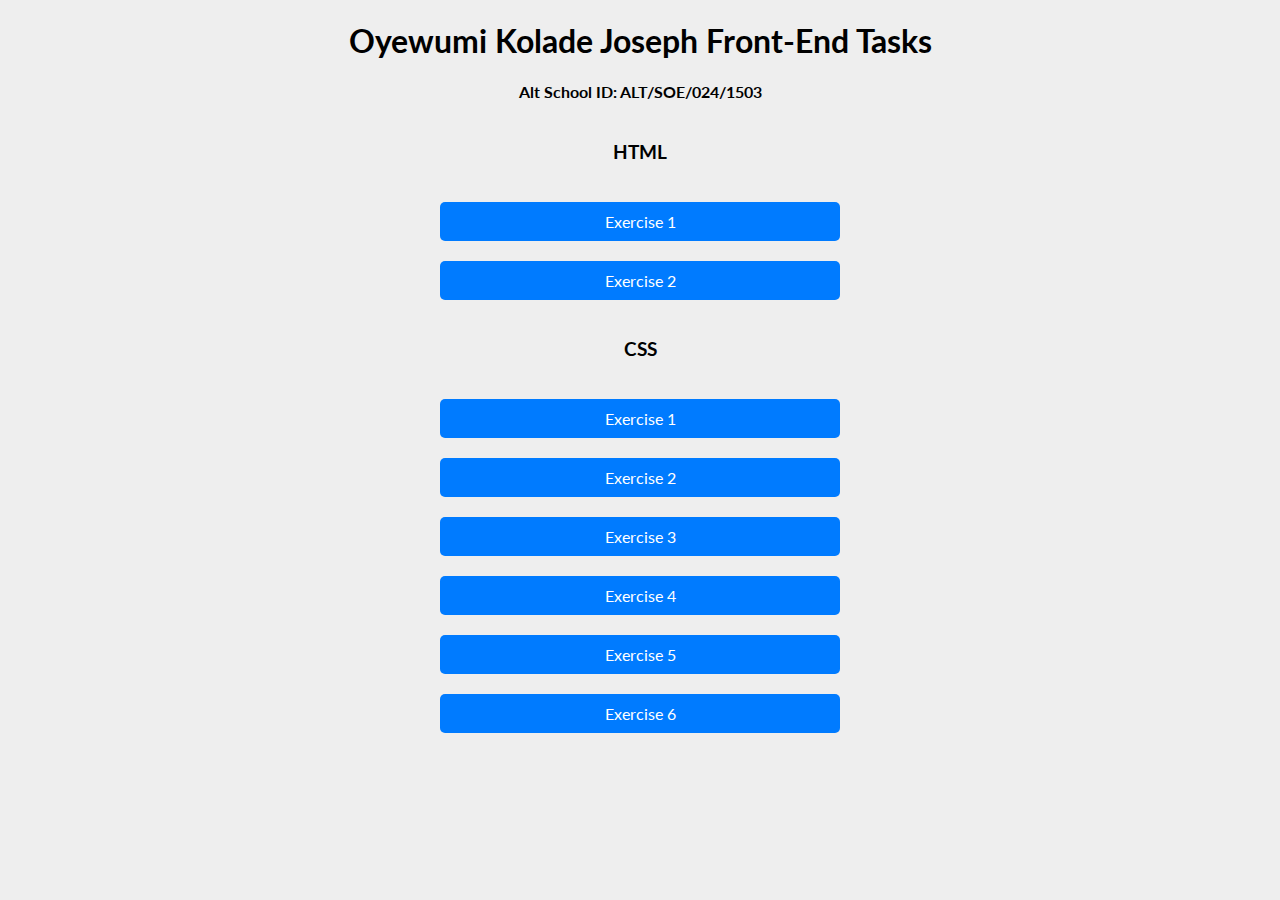
<file: index.html>
<!doctype html>
<html lang="en">
    <head>
        <meta charset="UTF-8" />
        <meta name="viewport" content="width=device-width, initial-scale=1.0" />
        <title>Kolade's Assignments</title>
        <link rel="stylesheet" href="./styles.css" />
        <link rel="preconnect" href="https://fonts.googleapis.com" />
        <link rel="preconnect" href="https://fonts.gstatic.com" crossorigin />
        <link
            href="https://fonts.googleapis.com/css2?family=Lato:ital,wght@0,100;0,300;0,400;0,700;0,900;1,100;1,300;1,400;1,700;1,900&display=swap"
            rel="stylesheet"
        />
    </head>
    <body>
        <h1>Oyewumi Kolade Joseph Front-End Tasks</h1>
        <h4>Alt School ID: ALT/SOE/024/1503</h4>
        <div class="links">
            <h3>HTML</h3>
            <a href="./HTML/exercise-one/">Exercise 1</a>
            <a href="./HTML/exercise-two/">Exercise 2</a>

            <h3>CSS</h3>

            <a href="./CSS/exercise-one/">Exercise 1 </a>
            <a href="./CSS/exercise-two/">Exercise 2 </a>
            <a href="./CSS/exercise-three/">Exercise 3 </a>
            <a href="./CSS/exercise-four/">Exercise 4 </a>
            <a href="./CSS/exercise-five/">Exercise 5 </a>
            <a href="./CSS/exercise-six/">Exercise 6 </a>
        </div>
    </body>
</html>
</file>
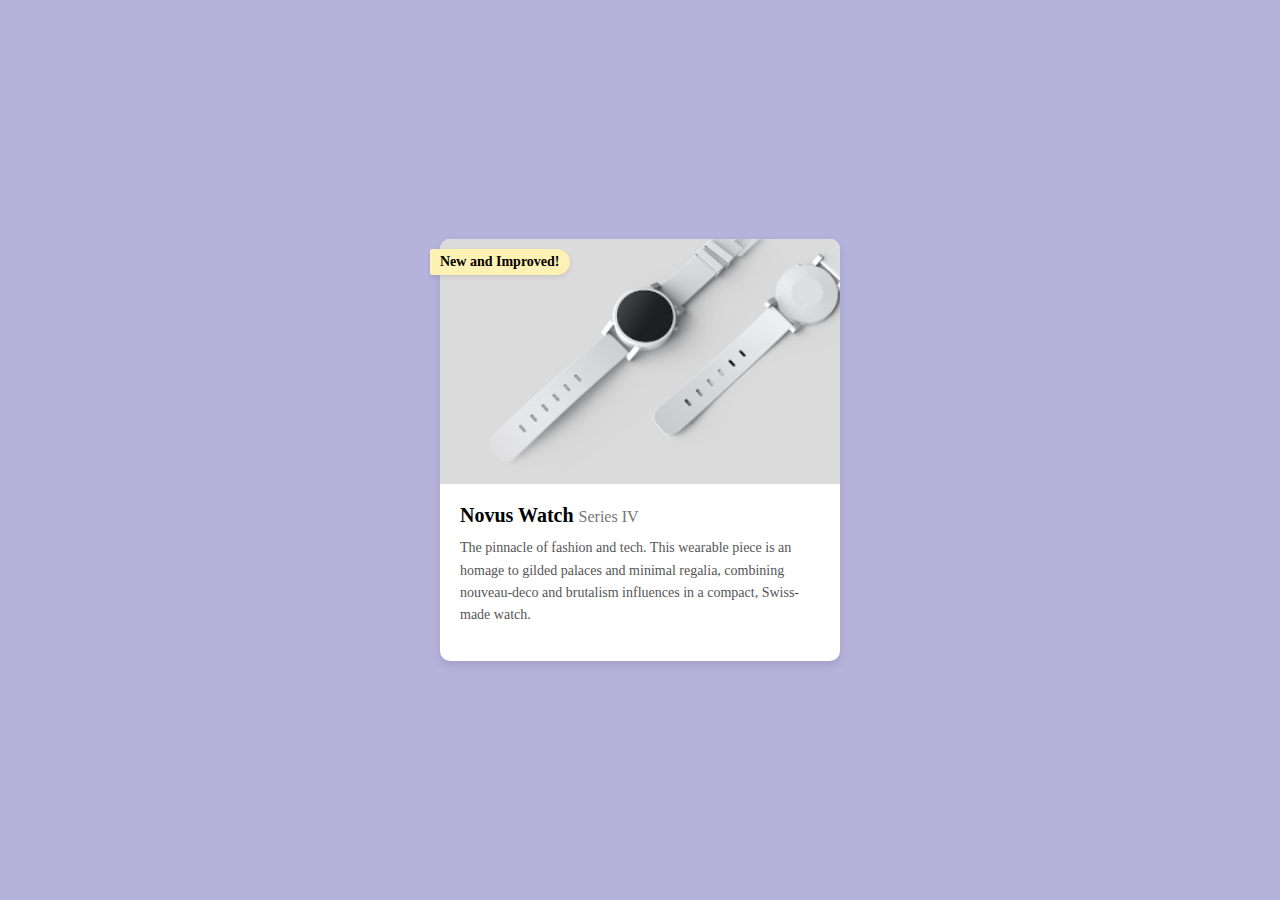
<file: fifth-assignment/index.html>
<!doctype html>
<html lang="en">
    <head>
        <meta charset="UTF-8" />
        <meta name="viewport" content="width=device-width, initial-scale=1.0" />
        <title>Fifth Assignment</title>
        <link rel="stylesheet" href="styles.css" />
    </head>
    <body>
        <div class="card-container">
            <div class="badge">New and Improved!</div>
            <img
                src="./assets/images/bg-image.png"
                alt="Novus Watch"
                class="product-image"
            />
            <div class="card-content">
                <h2>Novus Watch <span>Series IV</span></h2>
                <p>
                    The pinnacle of fashion and tech. This wearable piece is an
                    homage to gilded palaces and minimal regalia, combining
                    nouveau-deco and brutalism influences in a compact,
                    Swiss-made watch.
                </p>
            </div>
        </div>
    </body>
</html>
</file>
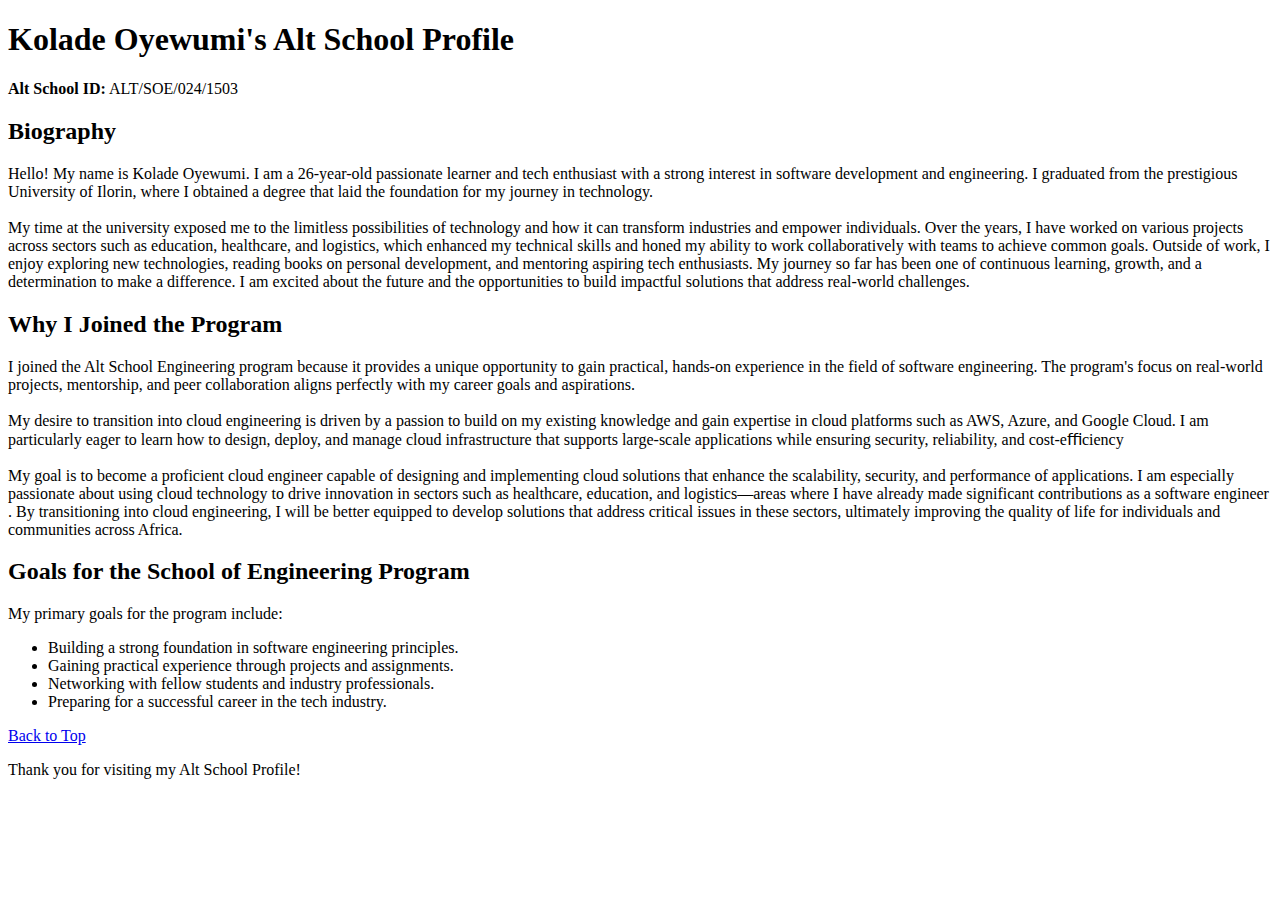
<file: first-assignment/index.html>
<!DOCTYPE html>
<html lang="en">
<head>
  <meta charset="UTF-8">
  <meta name="viewport" content="width=device-width, initial-scale=1.0">
  <title>Kolade Oyewumi's Alt School Profile</title>
</head>
<body>
  <header>
    <h1>Kolade Oyewumi's Alt School Profile</h1>
    <p><strong>Alt School ID:</strong> ALT/SOE/024/1503</p>
  </header>

  <main>
    <section id="biography">
        <h2>Biography</h2>
        <p>
          Hello! My name is Kolade Oyewumi. I am a 26-year-old passionate learner and tech enthusiast with a strong interest in software development and engineering. I graduated from the prestigious University of Ilorin, where I obtained a degree that laid the foundation for my journey in technology.
          
          <br /> 
          <br /> 
          My time at the university exposed me to the limitless possibilities of technology and how it can transform industries and empower individuals. Over the years, I have worked on various projects across sectors such as education, healthcare, and logistics, which enhanced my technical skills and honed my ability to work collaboratively with teams to achieve common goals. Outside of work, I enjoy exploring new technologies, reading books on personal development, and mentoring aspiring tech enthusiasts. My journey so far has been one of continuous learning, growth, and a determination to make a difference. I am excited about the future and the opportunities to build impactful solutions that address real-world challenges.

        </p>
      </section>

    <section id="why-joined">
      <h2>Why I Joined the Program</h2>
      <p>
        I joined the Alt School Engineering program because it provides a unique opportunity 
        to gain practical, hands-on experience in the field of software engineering. The 
        program's focus on real-world projects, mentorship, and peer collaboration aligns 
        perfectly with my career goals and aspirations.

        <br /> 
        <br /> 

        My desire to transition into cloud engineering is driven by a passion to build on my
        existing knowledge and gain expertise in cloud platforms such as AWS, Azure, and
        Google Cloud. I am particularly eager to learn how to design, deploy, and manage cloud
        infrastructure that supports large-scale applications while ensuring security, reliability,
        and cost-eﬃciency

        <br /> 
        <br /> 

        My goal is to become a proficient cloud engineer capable of designing and
        implementing cloud solutions that enhance the scalability, security, and performance of
        applications. I am especially passionate about using cloud technology to drive innovation
        in sectors such as healthcare, education, and logistics—areas where I have already made
        significant contributions as a software engineer . By transitioning into cloud engineering, I
        will be better equipped to develop solutions that address critical issues in these sectors,
        ultimately improving the quality of life for individuals and communities across Africa.
      </p>
    </section>

    <section id="goals">
      <h2>Goals for the School of Engineering Program</h2>
      <p>
        My primary goals for the program include:
        <ul>
          <li>Building a strong foundation in software engineering principles.</li>
          <li>Gaining practical experience through projects and assignments.</li>
          <li>Networking with fellow students and industry professionals.</li>
          <li>Preparing for a successful career in the tech industry.</li>
        </ul>
      </p>
    </section>

    <p><a href="#top">Back to Top</a></p>
  </main>

  <footer>
    <p>Thank you for visiting my Alt School Profile!</p>
  </footer>
</body>
</html>
</file>
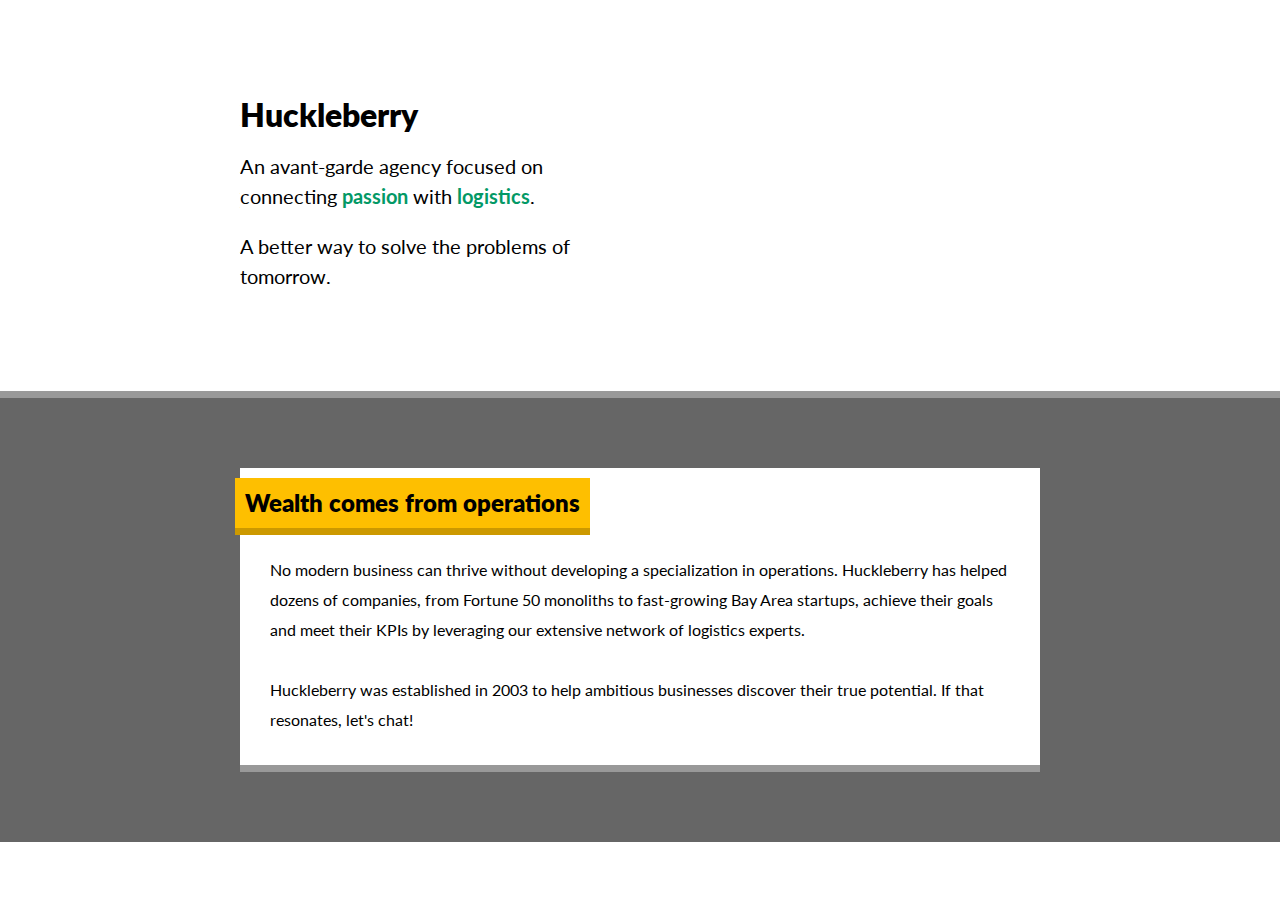
<file: fourth-assignment/index.html>
<!doctype html>
<html lang="en">
    <head>
        <meta charset="UTF-8" />
        <meta name="viewport" content="width=device-width, initial-scale=1.0" />
        <title>Fourth Assignment</title>
        <link rel="stylesheet" href="./styles.css" />
        <link rel="preconnect" href="https://fonts.googleapis.com" />
        <link rel="preconnect" href="https://fonts.gstatic.com" crossorigin />
        <link
            href="https://fonts.googleapis.com/css2?family=Lato:ital,wght@0,100;0,300;0,400;0,700;0,900;1,100;1,300;1,400;1,700;1,900&display=swap"
            rel="stylesheet"
        />
    </head>
    <body>
        <section class="top-section">
            <h1>Huckleberry</h1>

            <p>
                An avant-garde agency focused on connecting
                <span class="highlight">passion</span> with
                <span class="highlight">logistics</span>.
            </p>

            <aside>A better way to solve the problems of tomorrow.</aside>
        </section>

        <section class="bottom-section">
            <div class="card">
                <div class="title">Wealth comes from operations</div>

                No modern business can thrive without developing a
                specialization in operations. Huckleberry has helped dozens of
                companies, from Fortune 50 monoliths to fast-growing Bay Area
                startups, achieve their goals and meet their KPIs by leveraging
                our extensive network of logistics experts.

                <br />
                <br />

                Huckleberry was established in 2003 to help ambitious businesses
                discover their true potential. If that resonates, let's chat!
            </div>
        </section>
    </body>
</html>
</file>
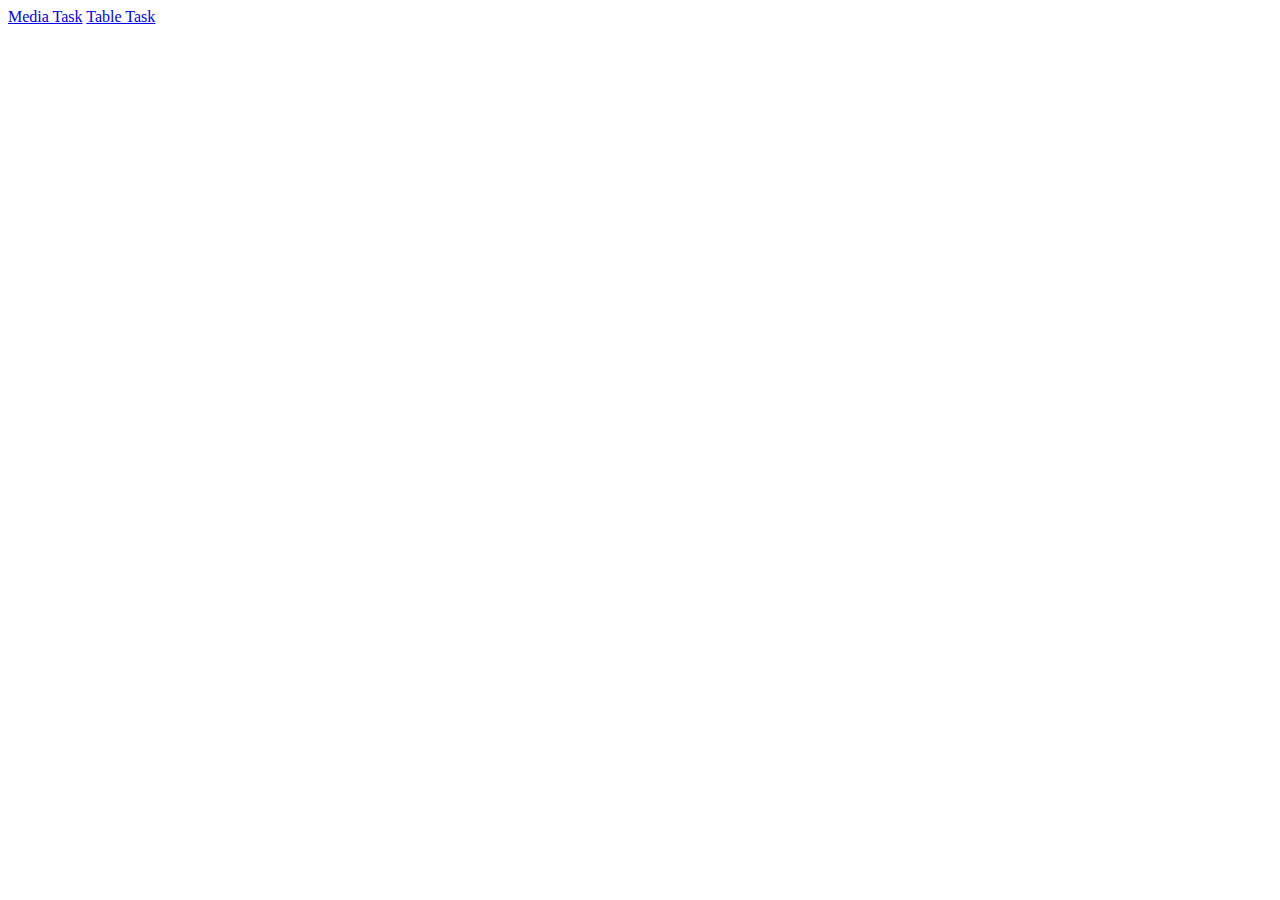
<file: second-assignment/index.html>
<!doctype html>
<html lang="en">
    <head>
        <meta charset="UTF-8" />
        <meta name="viewport" content="width=device-width, initial-scale=1.0" />
        <title>Second Assignment</title>
    </head>
    <body>
        <div class="links">
            <a href="./media.html">Media Task</a>
            <a href="./table.html">Table Task</a>
        </div>
    </body>
</html>
</file>
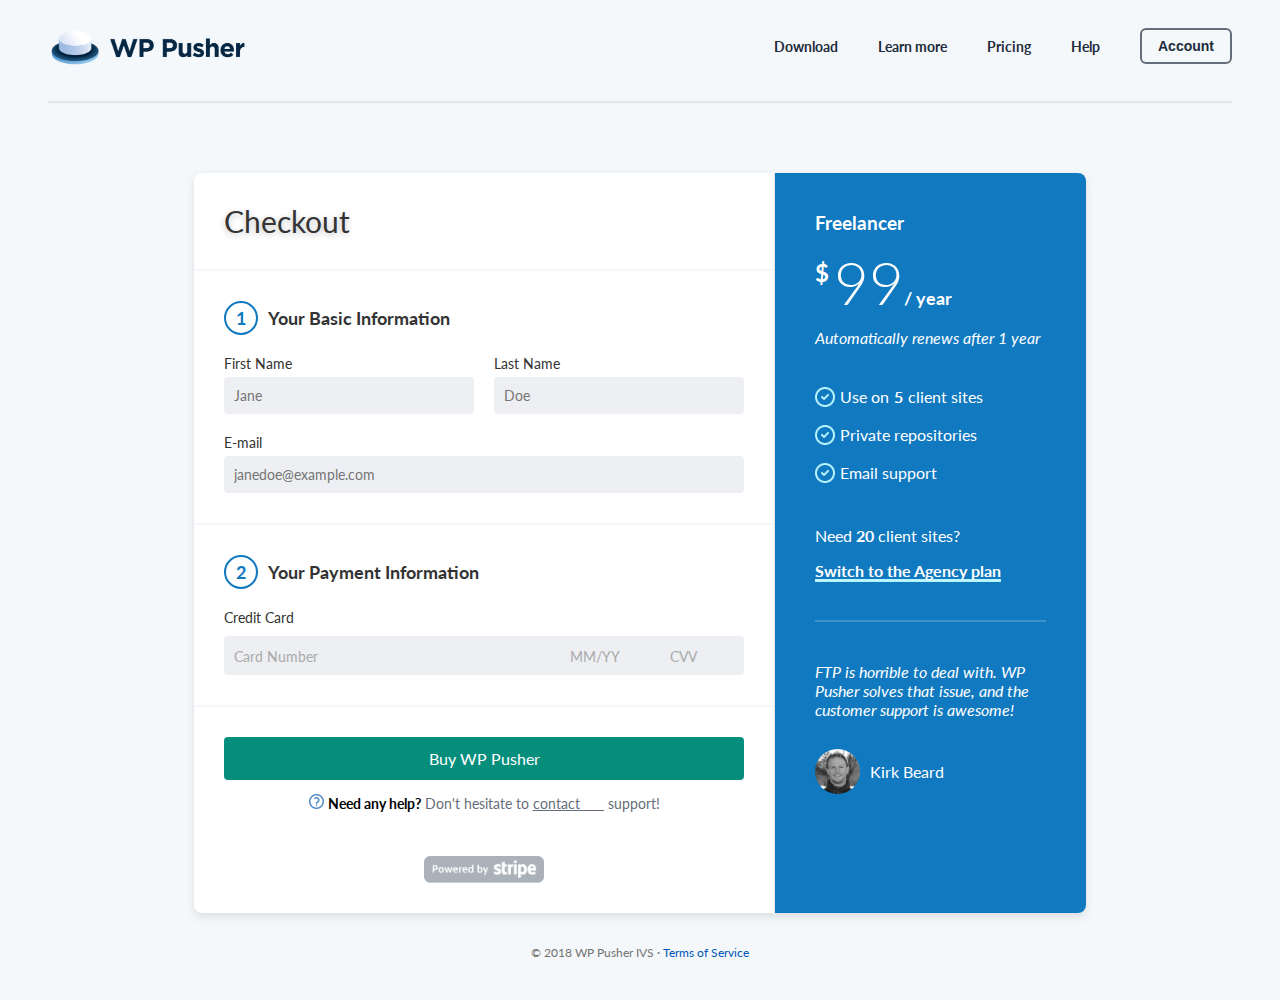
<file: seventh-assignment/index.html>
<!doctype html>
<html lang="en">
    <head>
        <meta charset="UTF-8" />
        <meta name="viewport" content="width=device-width, initial-scale=1.0" />
        <title>Assignment 6</title>
        <link rel="stylesheet" href="./styles.css" />
        <link rel="preconnect" href="https://fonts.googleapis.com" />
        <link rel="preconnect" href="https://fonts.gstatic.com" crossorigin />
        <link
            href="https://fonts.googleapis.com/css2?family=Lato:ital,wght@0,100;0,300;0,400;0,700;0,900;1,100;1,300;1,400;1,700;1,900&display=swap"
            rel="stylesheet"
        />
    </head>

    <body>
        <header class="navbar">
            <div class="logo">
                <img src="./assets/images/wp-pusher.png" alt="WP Pusher" />
            </div>
            <nav class="nav-links">
                <a href="#">Download</a>
                <a href="#">Learn more</a>
                <a href="#">Pricing</a>
                <a href="#">Help</a>
                <button class="account-button">Account</button>
            </nav>
        </header>

        <div class="container">
            <div class="checkout-form">
                <h3>Checkout</h3>
                <div class="form">
                    <div class="section">
                        <h2>
                            <span class="circle">1</span> Your Basic Information
                        </h2>

                        <div class="name-container">
                            <div class="form-group">
                                <label for="first-name">First Name</label>
                                <input
                                    type="text"
                                    id="first-name"
                                    placeholder="Jane"
                                    required
                                />
                            </div>
                            <div class="form-group">
                                <label for="last-name">Last Name</label>
                                <input
                                    type="text"
                                    id="last-name"
                                    placeholder="Doe"
                                    required
                                />
                            </div>
                        </div>
                        <div class="form-group">
                            <label for="email">E-mail</label>
                            <input
                                type="email"
                                id="email"
                                placeholder="janedoe@example.com"
                                required
                            />
                        </div>
                    </div>

                    <div class="section">
                        <h2>
                            <span class="circle">2</span> Your Payment
                            Information
                        </h2>
                        <div class="payment-input">
                            <label for="email">Credit Card</label>
                            <div class="input-wrapper">
                                <input
                                    type="text"
                                    placeholder="Card Number"
                                    maxlength="19"
                                    id="card-number"
                                    required
                                />
                                <input
                                    type="text"
                                    placeholder="MM/YY"
                                    maxlength="5"
                                    id="expiry"
                                    required
                                />
                                <input
                                    type="text"
                                    placeholder="CVV"
                                    maxlength="3"
                                    id="cvv"
                                    required
                                />
                            </div>
                        </div>
                    </div>

                    <div class="section">
                        <button class="cta-button">Buy WP Pusher</button>
                        <p class="help-text">
                            <img
                                src="./assets/images/question-mark.png"
                                alt="Stripe Img"
                            />
                            <b>Need any help?</b> Don't hesitate to
                            <a href="#">contact____</a>
                            support!
                        </p>
                        <div class="stripe-img">
                            <img
                                src="./assets/images/stripe.png"
                                alt="Stripe Img"
                            />
                        </div>
                    </div>
                </div>
            </div>

            <div class="pricing-container">
                <h3>Freelancer</h3>
                <div class="price-row">
                    <span class="dollar">$</span>
                    <p class="price">99<span>/ year</span></p>
                </div>
                <p class="renew">Automatically renews after 1 year</p>
                <ul class="feature-list">
                    <li>
                        <span
                            ><img
                                src="./assets/images/check.png"
                                alt="check"
                                class="checkmark-img"
                        /></span>
                        Use on <strong> 5 </strong> client sites
                    </li>
                    <li>
                        <span
                            ><img
                                src="./assets/images/check.png"
                                alt="check"
                                class="checkmark-img"
                        /></span>
                        Private repositories
                    </li>
                    <li>
                        <span
                            ><img
                                src="./assets/images/check.png"
                                alt="check"
                                class="checkmark-img"
                        /></span>
                        Email support
                    </li>
                </ul>

                <p class="client">Need <strong> 20 </strong> client sites?</p>
                <a class="switch" href="#">Switch to the Agency plan</a>

                <section class="testimonial-section">
                    <p class="testimonial">
                        FTP is horrible to deal with. WP Pusher solves that
                        issue, and the customer support is awesome!
                    </p>
                    <div class="testimonial-author">
                        <img src="./assets/images/kirk.png" alt="Kirk Beard" />
                        <span>Kirk Beard</span>
                    </div>
                </section>
            </div>
        </div>

        <!-- Footer -->
        <footer class="footer">
            <p>&copy; 2018 WP Pusher IVS · <a href="#">Terms of Service</a></p>
        </footer>
    </body>
</html>
</file>
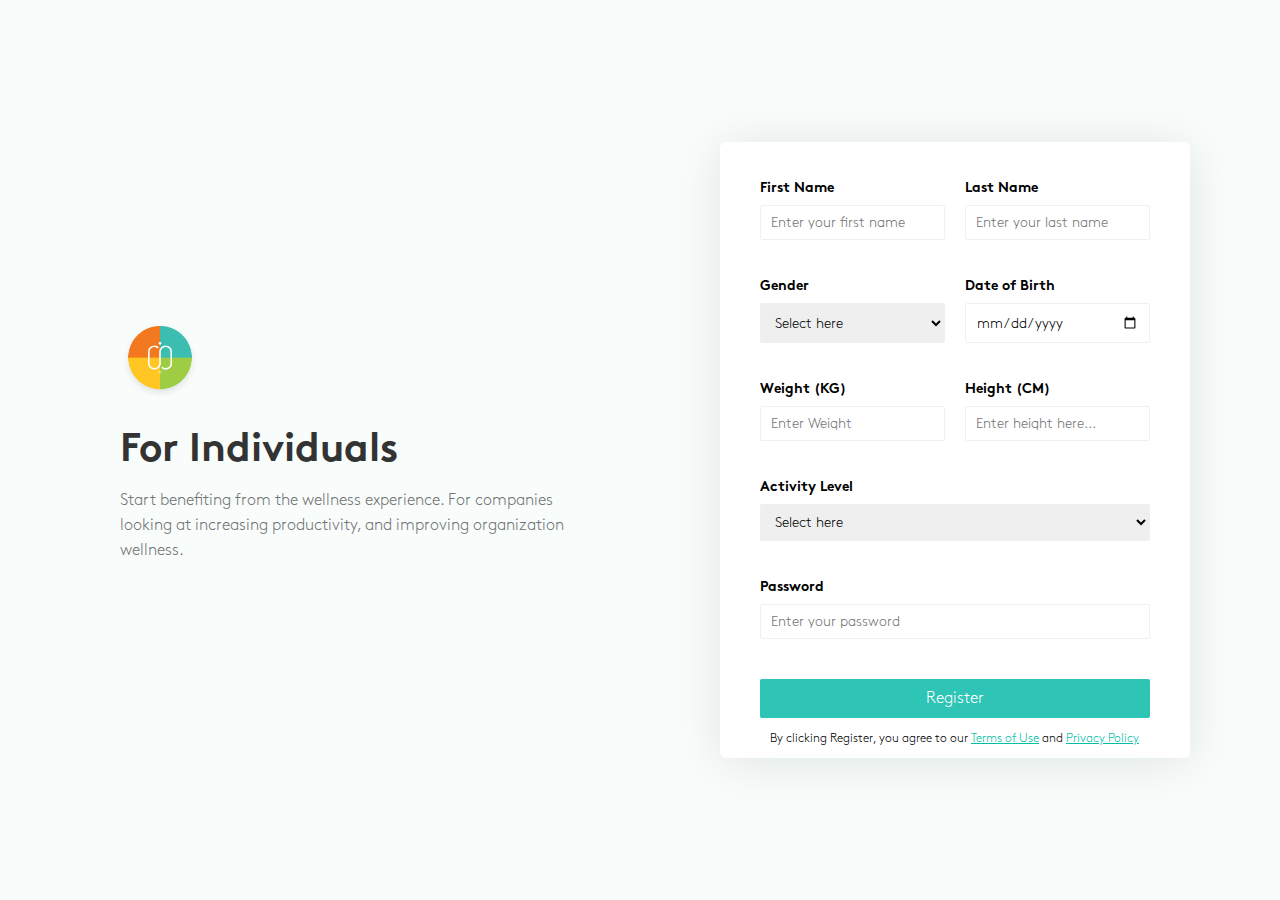
<file: sixth-assignment/index.html>
<!doctype html>
<html lang="en">
    <head>
        <meta charset="UTF-8" />
        <meta name="viewport" content="width=device-width, initial-scale=1.0" />
        <title>Wellness Registration</title>
        <link rel="stylesheet" href="styles.css" />
    </head>

    <body>
        <div class="main-container">
            <div class="info-panel">
                <img
                    src="./assets/images/logo.png"
                    alt="Logo"
                    class="brand-logo"
                />
                <h2>For Individuals</h2>
                <p class="desktop-text">
                    Start benefiting from the wellness experience. For companies
                    looking at increasing productivity, and improving
                    organization wellness.
                </p>

                <p class="mobile-text">
                    Inspiring wholesome harmony for the mind, body and spirit,
                    for everyone, everywhere.
                </p>
            </div>
            <div class="form-section">
                <form>
                    <div class="input-group">
                        <div class="input-field">
                            <label for="first-name">First Name</label>
                            <input
                                type="text"
                                id="first-name"
                                placeholder="Enter your first name"
                                required
                            />
                        </div>
                        <div class="input-field">
                            <label for="last-name">Last Name</label>
                            <input
                                type="text"
                                id="last-name"
                                placeholder="Enter your last name"
                                required
                            />
                        </div>
                    </div>

                    <div class="input-group">
                        <div class="input-field">
                            <label for="gender">Gender</label>
                            <select id="gender" required>
                                <option value="" disabled selected>
                                    Select here
                                </option>
                                <option value="male">Male</option>
                                <option value="female">Female</option>
                            </select>
                        </div>
                        <div class="input-field">
                            <label for="dob">Date of Birth</label>
                            <input type="date" id="dob" required />
                        </div>
                    </div>

                    <div class="input-group">
                        <div class="input-field">
                            <label for="weight">Weight (KG)</label>
                            <input
                                type="number"
                                id="weight"
                                placeholder="Enter Weight"
                                required
                            />
                        </div>
                        <div class="input-field">
                            <label for="height">Height (CM)</label>
                            <input
                                type="number"
                                id="height"
                                placeholder="Enter height here..."
                                required
                            />
                        </div>
                    </div>

                    <div class="input-group">
                        <div class="input-field">
                            <label for="activity">Activity Level</label>
                            <select id="activity" required>
                                <option value="" disabled selected>
                                    Select here
                                </option>
                                <option value="low">Low</option>
                                <option value="medium">Medium</option>
                                <option value="high">High</option>
                            </select>
                        </div>
                    </div>

                    <div class="input-group">
                        <div class="input-field">
                            <label for="password">Password</label>
                            <input
                                type="password"
                                id="password"
                                placeholder="Enter your password"
                                required
                            />
                        </div>
                    </div>

                    <button type="submit">Register</button>
                </form>
                <p class="legal-text">
                    By clicking Register, you agree to our
                    <a href="#">Terms of Use</a> and
                    <a href="#">Privacy Policy</a>
                </p>
            </div>
        </div>
    </body>
</html>
</file>
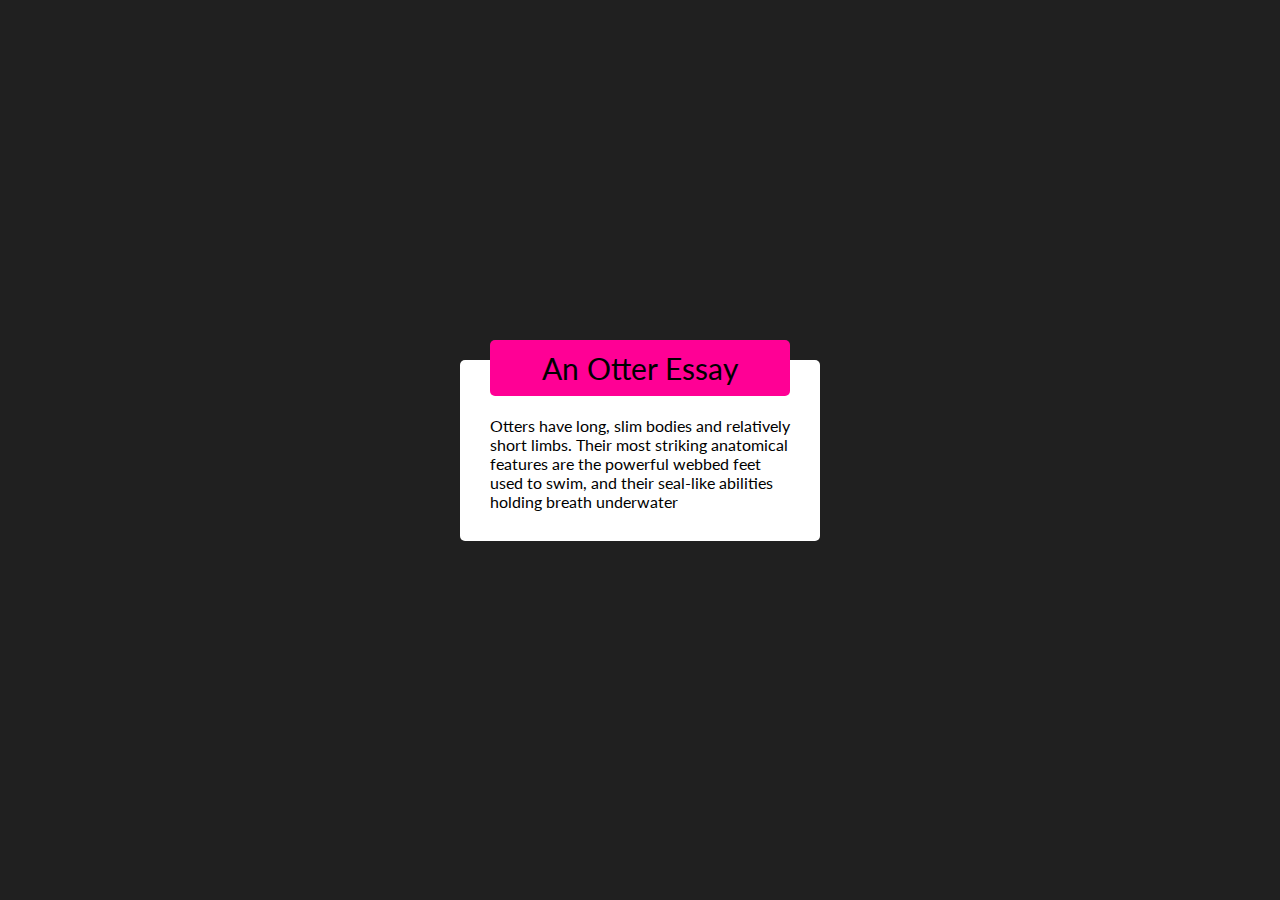
<file: third-assignment/index.html>
<!doctype html>
<html lang="en">
    <head>
        <meta charset="UTF-8" />
        <meta name="viewport" content="width=device-width, initial-scale=1.0" />
        <title>Third Assignment</title>
        <link rel="stylesheet" href="./styles.css" />
        <link rel="preconnect" href="https://fonts.googleapis.com" />
        <link rel="preconnect" href="https://fonts.gstatic.com" crossorigin />
        <link
            href="https://fonts.googleapis.com/css2?family=Lato:ital,wght@0,100;0,300;0,400;0,700;0,900;1,100;1,300;1,400;1,700;1,900&display=swap"
            rel="stylesheet"
        />
    </head>
    <body>
        <div class="card">
            <div class="title">An Otter Essay</div>
            Otters have long, slim bodies and relatively short limbs. Their most
            striking anatomical features are the powerful webbed feet used to
            swim, and their seal-like abilities holding breath underwater
        </div>
    </body>
</html>
</file>
<file: styles.css>
body {
    margin: 0;
    padding: 0;
    box-sizing: border-box;
    font-family: Lato;
    background: #eee;
}

h1,
h2,
h3,
h4 {
    text-align: center;
}

.links {
    display: flex;
    flex-direction: column;
    justify-content: center;
    align-items: center;
    gap: 20px;
    margin: 20px 0;
}

.links a {
    text-decoration: none;
    padding: 10px 20px;
    background-color: #007bff;
    color: white;
    border-radius: 5px;
    width: 400px;
    margin: 0 auto;
    display: flex;
    justify-content: center;
    box-sizing: border-box;
}

.links a:hover {
    background-color: #0056b3;
}

@media (max-width: 768px) {
    .links a {
        width: 80%;
    }
}
</file>
<file: fifth-assignment/styles.css>
body {
    margin: 0;
    padding: 0;
    font-family: "Times New Roman", Times, serif;
    background-color: #b5b3dc;
    display: flex;
    justify-content: center;
    align-items: center;
    min-height: 100vh;
}

.card-container {
    width: 400px;
    background-color: #fff;
    border-radius: 10px;
    box-shadow: 0 4px 10px rgba(0, 0, 0, 0.1);
    position: relative;
    z-index: 20;
}

.badge {
    position: absolute;
    top: 10px;
    left: -10px;
    background-color: #fdf1b4;
    color: #000;
    font-weight: bold;
    font-size: 14px;
    padding: 5px 10px;
    border-radius: 5px 30px 30px 5px;
    box-shadow: 0 2px 4px rgba(0, 0, 0, 0.1);
    z-index: 200;
}

.product-image {
    width: 100%;
    display: block;
    border-radius: 10px 10px 0 0;
}

.card-content {
    padding: 20px;
}

.card-content h2 {
    font-size: 20px;
    margin: 0;
    font-weight: 700;
}

.card-content h2 span {
    font-weight: 400;
    font-size: 16px;
    color: #777;
}

.card-content p {
    font-size: 14px;
    line-height: 1.6;
    color: #555;
    margin-top: 10px;
}
</file>
<file: fourth-assignment/styles.css>
body {
    margin: 0;
    padding: 0;
    box-sizing: border-box;
    font-family: Lato;
}

.top-section {
    margin: 100px auto;
    width: 800px;
    line-height: 30px;
}

.top-section h1 {
    font-size: 32px;
    font-weight: 800;
}

.top-section aside,
p {
    font-size: 20px;
    font-weight: 400;
    max-width: 400px;
}

.bottom-section {
    background: #666666;
    border-top: 7px solid #999999;
    padding: 70px 0;
    display: flex;
    justify-content: center;
}

.highlight {
    color: #039966;
    font-weight: bold;
}

.card {
    background: white;
    padding: 30px;
    width: 800px;
    margin: 0 auto;
    border-bottom: 7px solid #999999;
    box-sizing: border-box;
    line-height: 30px;
}

.title {
    background: #febf00;
    padding: 10px;
    width: fit-content;
    border-bottom: 7px solid #cc9900;
    font-size: 24px;
    font-weight: 800;
    margin: -20px 0px 20px -35px;
}

/* media query for tablet */
@media (max-width: 1024px) {
    .top-section {
        width: 95%;
    }

    .card {
        width: 100%;
    }

    .top-section aside,
    p {
        width: 100%;
    }

    .title {
        width: fit-content;
        margin: -20px 0px 20px -30px;
    }
}

/* media query for mobile */
@media (max-width: 425px) {
    .card {
        padding: 20px;
    }

    .title {
        margin: -10px 0px 20px -20px;
    }
}
</file>
<file: seventh-assignment/styles.css>
body {
    font-family: "Lato", sans-serif;
    background-color: #f5f8fa;
    color: #333;
    display: flex;
    flex-direction: column;
    align-items: center;
    padding: 20px 40px;
    box-sizing: border-box;
}

.navbar {
    display: flex;
    justify-content: space-between;
    align-items: flex-start;
    width: 100%;
    border-bottom: 2px solid #e0e6ea;
    height: 73px;
}

.navbar .logo {
    display: flex;
    align-items: center;
    gap: 10px;
}

.navbar .logo img {
    width: 200px;
}

.navbar .nav-links {
    display: flex;
    gap: 40px;
    align-items: center;
}

.navbar .nav-links a {
    text-decoration: none;
    color: #1d2c3c;
    font-size: 14px;
    font-weight: 700;
}

.navbar .account-button {
    background-color: transparent;
    border: 2px solid #646e7a;
    color: #1d2c3c;
    padding: 8px 16px;
    font-size: 14px;
    border-radius: 6px;
    cursor: pointer;
    font-weight: 700;
}

.navbar .account-button:hover {
    background-color: #0057b7;
    color: white;
    border: 2px solid transparent;
}

/* Main Content */
.container {
    display: flex;
    max-width: 892px;
    width: 100%;
    background-color: #fff;
    box-shadow: 0px 4px 10px rgba(0, 0, 0, 0.1);
    border-radius: 8px;
    overflow: hidden;
    margin-top: 70px;
}

.checkout-form {
    border-right: 1px solid #e6e6e6;
    max-width: 580px;
}

.checkout-form h3 {
    font-size: 30px;
    font-weight: 400;
    text-shadow: 0px 2px 6px #00000040;
    width: 100%;
    margin: 0;
    padding: 30px;
    box-sizing: border-box;
}

.form {
}

.section {
    border-top: 2px solid #f5f7fa;
    padding: 30px;
}

.section h2 {
    margin: 0;
    font-size: 18px;
    display: flex;
    flex-direction: row;
    align-items: center;
    gap: 10px;
}

.circle {
    display: inline-block;
    width: 30px;
    height: 30px;
    border-radius: 50%;
    border: 2px solid #1079bf;
    color: #1079bf;
    text-align: center;
    line-height: 30px;
    font-size: 18px;
    font-weight: bold;
}

.form-group {
    margin-top: 20px;
}

.form-group label {
    font-size: 14px;
    display: block;
    margin-bottom: 5px;
}

.form-group input {
    width: 100%;
    padding: 10px;
    font-size: 14px;
    border: none;
    border-radius: 4px;
    background: #edeff2;
    color: #646e7a;
    font-family: Lato;
    outline: none;
    box-sizing: border-box;
}

.name-container {
    display: flex;
    flex-direction: row;
    gap: 20px;
}

.name-container .form-group {
    flex: 1;
}

.payment-input {
    display: flex;
    flex-direction: column;
    gap: 10px;
    margin-top: 20px;
}

.input-wrapper {
    display: flex;
    gap: 15px;
    width: 100%;
    font-size: 14px;
    border: none;
    border-radius: 4px;
    background: #edeff2;
    color: #646e7a;
    font-family: Lato;
    outline: none;
    flex: 1;
}

.payment-input label {
    font-size: 14px;
    display: block;
}

.input-wrapper input {
    padding: 10px;
    font-size: 16px;
    border: none;
    font-family: Lato;
    background: transparent;
    color: #646e7a;
    outline: none;
}

.input-wrapper input::placeholder {
    color: #aaa;
    font-size: 14px;
    font-family: Lato;
}

.input-wrapper input#card-number {
    width: 70%;
}

.input-wrapper input#expiry,
.input-wrapper input#cvv {
    width: 15%;
}

/* Placeholder styling */
.input-wrapper input::placeholder {
    color: #aaa;
    font-size: 14px;
}

.input-wrapper input::placeholder {
    color: #aaa;
    font-size: 14px;
    font-family: Lato;
}

.help-text {
    text-align: center;
}

.help-text img {
    width: 15px;
}

.help-text,
.help-text a {
    font-size: 14px;
    font-family: Lato;
    color: #646e7a;
}

.help-text b {
    color: black;
}

.stripe-img {
    width: 100%;
    display: flex;
    justify-content: center;
}

.stripe-img img {
    width: 120px;
    margin-top: 30px;
}

.pricing-container {
    flex: 1;
    background-color: #1079bf;
    color: white;
    padding: 20px 40px;
}

.price-row {
    display: flex;
    align-items: flex-end;
    gap: 5px;
}

.price-row .dollar {
    font-size: 24px;
    font-weight: 700;
    margin-bottom: 25px;
}

.price-row .price {
    font-size: 60px;
    font-weight: 300;
    margin: 0;
    line-height: 1;
}

.price span {
    font-size: 18px;
    font-weight: 700;
}

.checkmark-img {
    width: 20px;
}

.renew {
    font-size: 16px;
    font-style: italic;
    font-weight: 400;
}

.feature-list {
    list-style: none;
    padding: 0;
    margin: 40px 0px;
    font-size: 16px;
    font-weight: 400;
}

.feature-list li {
    display: flex;
    gap: 5px;
    margin-bottom: 15px;
}

.switch {
    font-size: 16px;
    font-weight: 700;
    color: white;
    text-decoration: underline;
    text-decoration-thickness: 3px;
    text-decoration-color: #b9f5ff;
    text-underline-offset: 2px;
}

/* h1 {
    font-size: 30px;
    font-weight: 400;
    margin-bottom: 20px;
    padding: 10px 40px;
    text-shadow: 0px 2px 6px #00000040;
}

h2 {
    font-size: 18px;
    margin: 20px 0 10px;
    font-weight: 700;
}

h2 {
    font-size: 20px;
    font-weight: 700;
}

h2 span {
    background: #0057b7;
    color: white;
    border-radius: 50%;
    display: inline-block;
    width: 24px;
    height: 24px;
    text-align: center;
    margin-right: 10px;
} */

.testimonial-section {
    border-top: 2px solid rgba(255, 255, 255, 0.2);
    margin-top: 40px;
}

.testimonial {
    font-style: italic;
    margin: 40px 0 0 0;
}

.testimonial-author {
    display: flex;
    flex-direction: row;
    align-items: center;
    margin: 30px 0 0 0;
    gap: 10px;
}

.testimonial-author img {
    width: 45px;
    border-radius: 100%;
}

.cta-button {
    background-color: #068e7d;
    color: white;
    font-size: 16px;
    padding: 12px;
    border: none;
    border-radius: 4px;
    cursor: pointer;
    width: 100%;
    font-family: Lato;
}

.cta-button:hover {
    background-color: #009e8a;
}

.footer {
    margin-top: 20px;
    text-align: center;
    font-size: 12px;
    color: #737373;
}

.footer a {
    color: #0057b7;
    text-decoration: none;
}

.footer a:hover {
    text-decoration: underline;
}

@media (max-width: 768px) {
    body {
        padding: 0px;
    }

    .container {
        flex-direction: column;
        margin-top: 0px;
    }

    .checkout-form {
        border-right: none;
        border-bottom: 1px solid #e6e6e6;
        max-width: 100%;
    }

    .pricing-panel {
        text-align: center;
    }

    .navbar {
        display: none;
    }
}
</file>
<file: sixth-assignment/styles.css>
body {
    margin: 0;
    padding: 0;
    box-sizing: border-box;
    background-color: #f8fdfc;
    display: flex;
    justify-content: center;
    align-items: center;
    font-family: "Brown", sans-serif;
    width: 100vw;
    height: 100vh;
}

.main-container {
    display: flex;
    flex-direction: row;
    max-width: 1200px;
    width: 100%;
    height: 100%;
}

.info-panel {
    flex: 1;
    padding: 80px;
    display: flex;
    flex-direction: column;
    justify-content: center;
    text-align: left;
    font-family: "Brown", sans-serif;
}

.info-panel .brand-logo {
    width: 80px;
}

.info-panel h2 {
    font-size: 40px;
    font-weight: 700;
    color: #333;
    margin: 30px 0 0 0;
}

.info-panel p {
    font-size: 16px;
    font-weight: 400;
    color: #737373;
    line-height: 25px;
}

.info-panel .mobile-text {
    display: none;
}

.form-section {
    flex: 1;
    margin: auto 50px;
    width: 580px;
}

form {
    display: flex;
    flex-direction: column;
    padding: 40px;
    background: #ffffff;
    box-shadow: 0px 4px 50px 0px #0408131a;
    border-radius: 6px;
    position: relative;
}

.input-group {
    display: flex;
    gap: 20px;
    margin-bottom: 20px;
}

::placeholder {
    font-size: 14px;
    font-weight: 300;
    text-align: left;
    font-family: "Brown", sans-serif;
}

.input-group input,
.input-group select {
    flex: 1;
    padding: 10px;
    font-size: 14px;
    border: 1px solid #f0f0f0;
    border-radius: 2px;
    outline: none;
    font-family: "Brown", sans-serif;
}

.input-group input:focus,
.input-group select:focus {
    border-color: #2ec4b6; /* Green border */
    outline: none; /* Remove default outline */
    box-shadow: 0 0 5px rgba(46, 196, 182, 0.5); /* Green glow effect */
}

.input-field {
    display: flex;
    flex-direction: column;
    flex: 1;
    margin-bottom: 20px;
}

label {
    font-size: 14px;
    margin-bottom: 10px;
    font-weight: 600;
    font-family: "Brown", sans-serif;
}

form button {
    padding: 12px;
    font-size: 16px;
    background-color: #2ec4b6;
    color: white;
    border: none;
    border-radius: 2px;
    cursor: pointer;
    font-family: "Brown", sans-serif;
}

.legal-text {
    position: absolute;
    text-align: center;
    font-size: 12px;
    font-weight: 400;
    margin-top: -25px;
    margin-left: 50px;
}

.legal-text a {
    color: #00bfa6;
    text-decoration: underline;
    font-weight: 500;
    font-family: "Brown", sans-serif;
}

@media (max-width: 1200px) {
    .main-container {
        flex-direction: column;
        width: 90%;
        height: 100%;
    }

    .info-panel {
        width: 100%;
        padding: 0px;
        box-sizing: border-box;
        margin: 40px 0 0 0;
    }

    .info-panel h2 {
        font-size: 30px;
        margin: 25px 0 0 0;
    }

    .info-panel .brand-logo {
        width: 40px;
    }

    .info-panel .desktop-text {
        display: none;
    }

    .info-panel .mobile-text {
        display: block;
        margin: 20px 0 0 0;
    }

    .form-section {
        box-sizing: border-box;
        margin: 30px 0 0 0;
        width: 100%;
    }

    form {
        box-sizing: border-box;
        padding: 20px;
        background: #ffffff;
        box-shadow: 0px 4px 50px 0px #0408131a;
        border-radius: 6px;
    }

    .input-group {
        flex-direction: column;
    }

    .legal-text {
        position: static;
        margin-top: 20px;
        margin-left: 0px;
    }
}

@font-face {
    font-family: "Brown";
    src: url("./assets/fonts/Brown\ Bold.otf") format("opentype");
    font-weight: 700;
    font-style: normal;
}

@font-face {
    font-family: "Brown";
    src: url("./assets/fonts//Brown\ Light.otf") format("opentype");
    font-weight: 300;
    font-style: normal;
}
</file>
<file: third-assignment/styles.css>
body {
    margin: 0;
    padding: 0;
    box-sizing: border-box;
    width: 100vw;
    height: 100vh;
    background: #202020;
    display: flex;
    flex-direction: row;
    justify-content: center;
    align-items: center;
    font-family: Lato;
}

.card {
    width: 300px;
    background: white;
    padding: 30px;
    border-radius: 5px;
        sans-serif;
    font-weight:;
}

.title {
    background: #ff0095;
    padding: 10px;
    font-size: 30px;
    text-align: center;
    border-radius: 5px;
    margin: -50px 0px 20px 0px;
        sans-serif;
}
</file>
